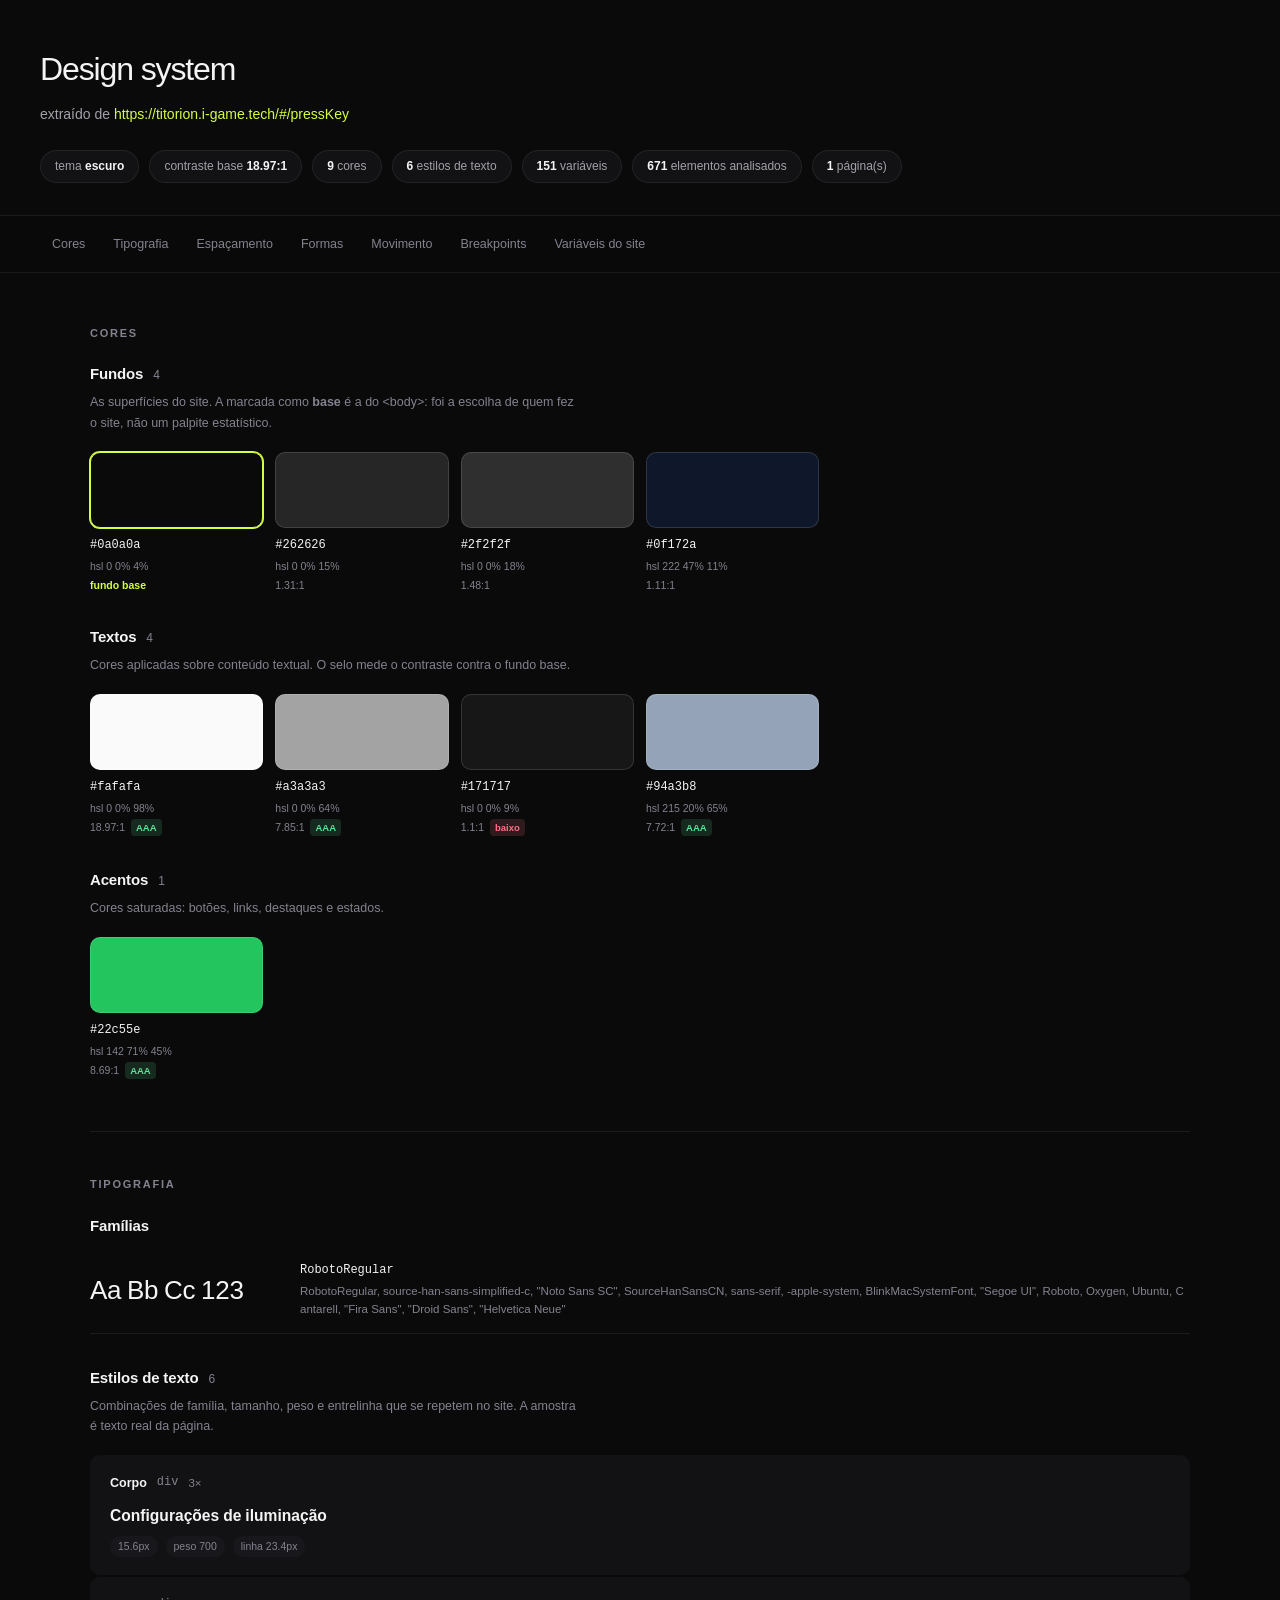
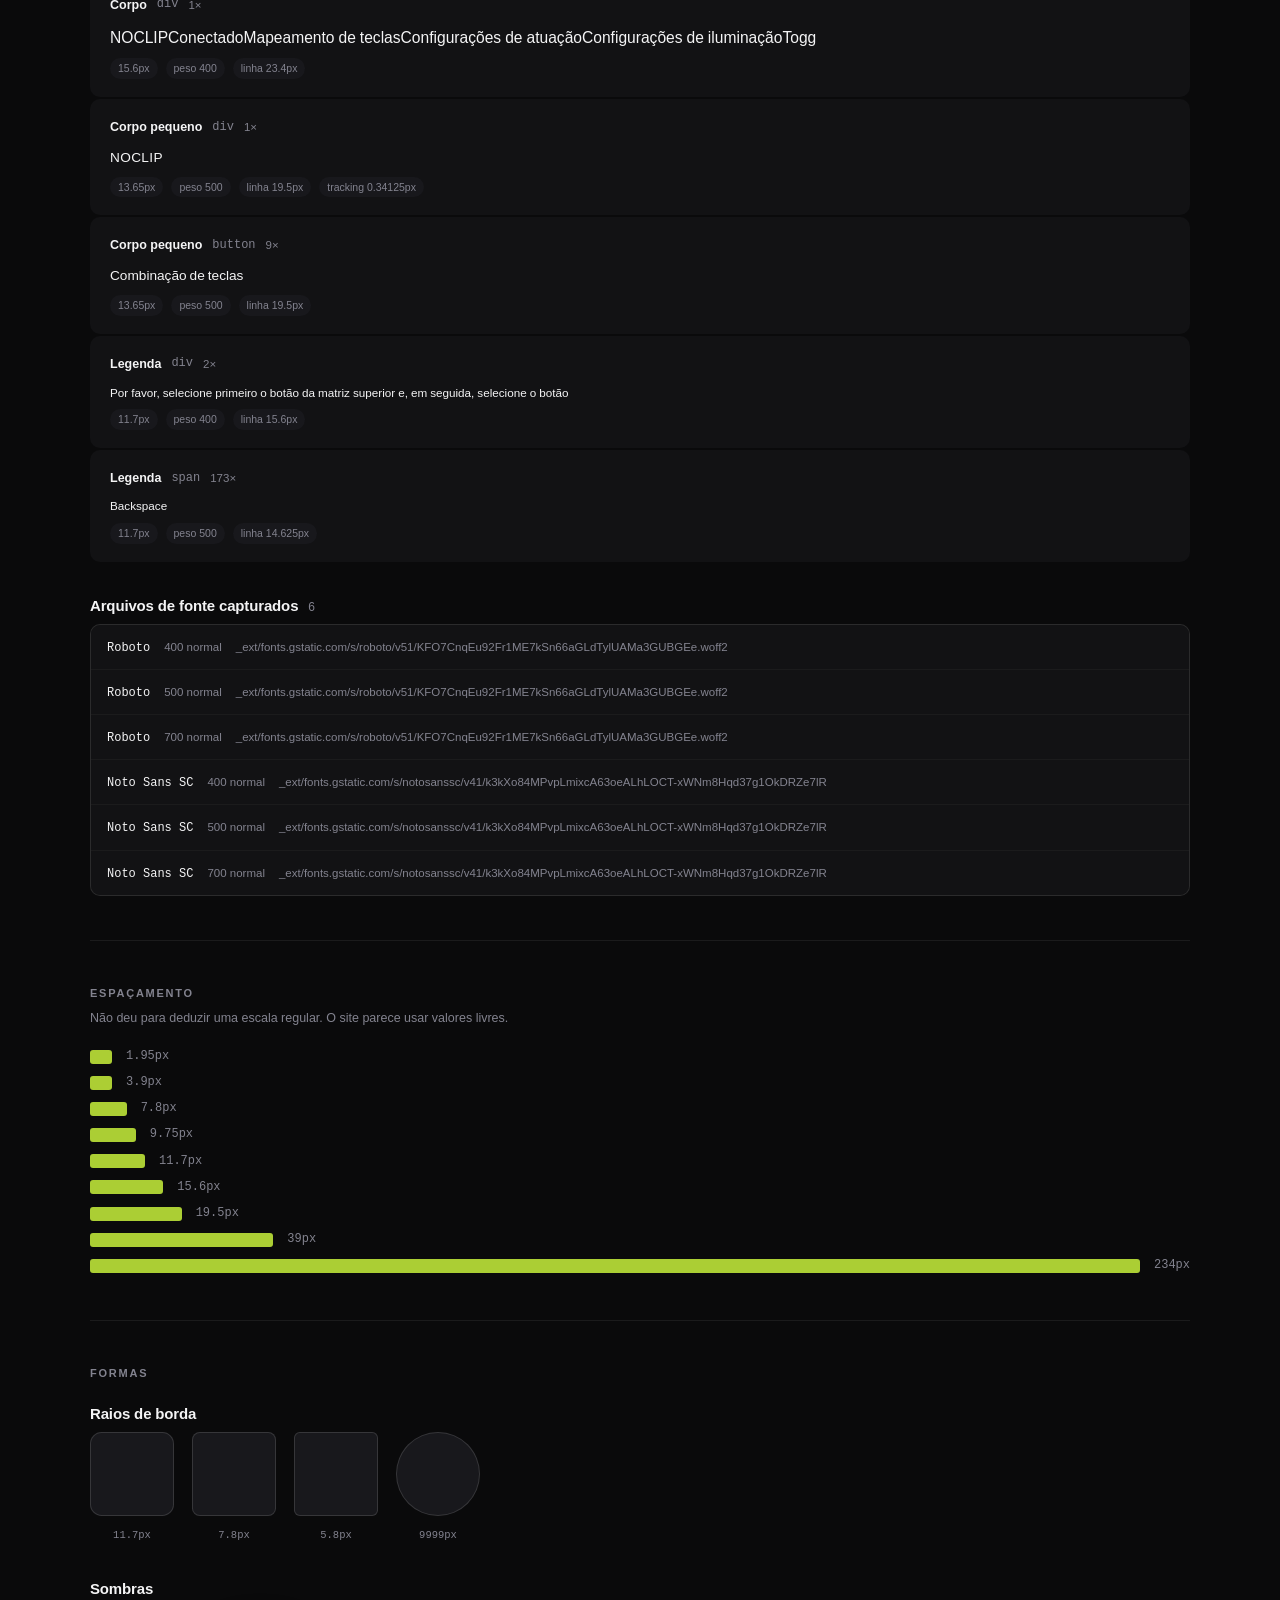
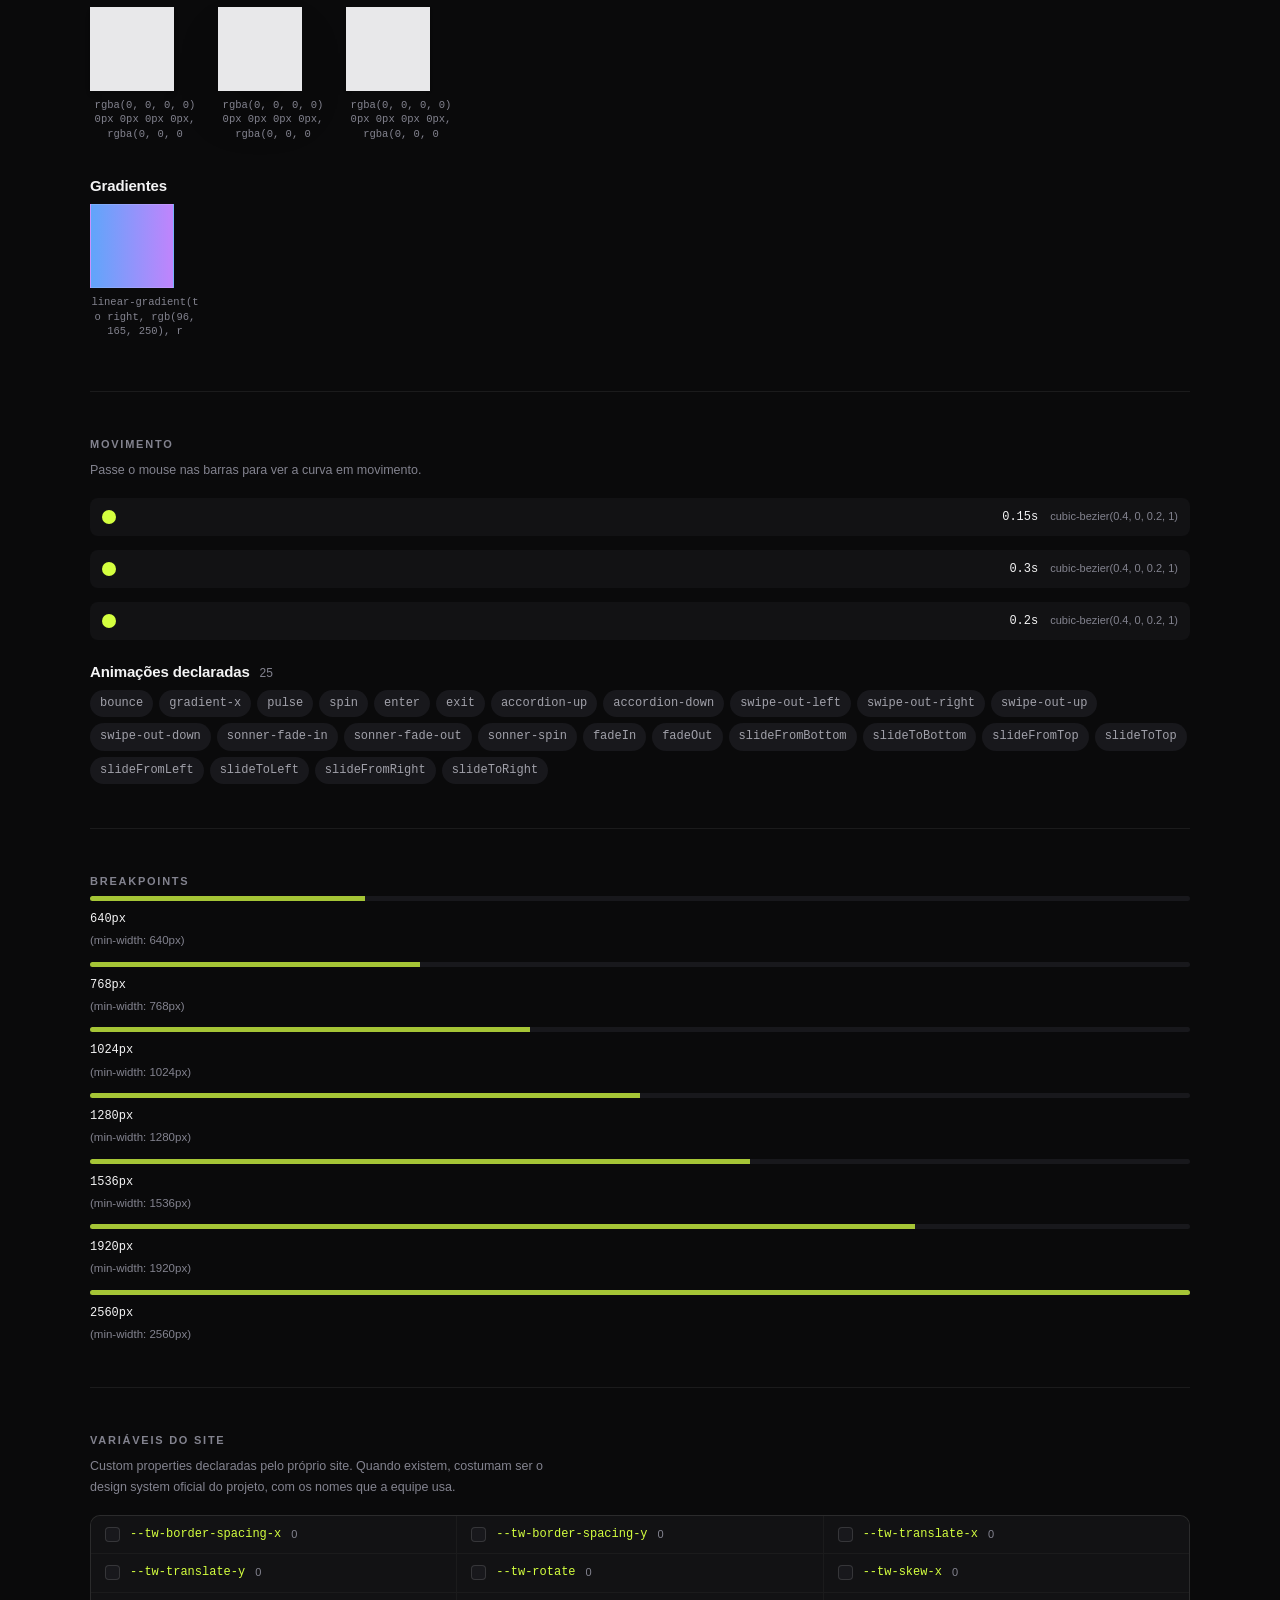
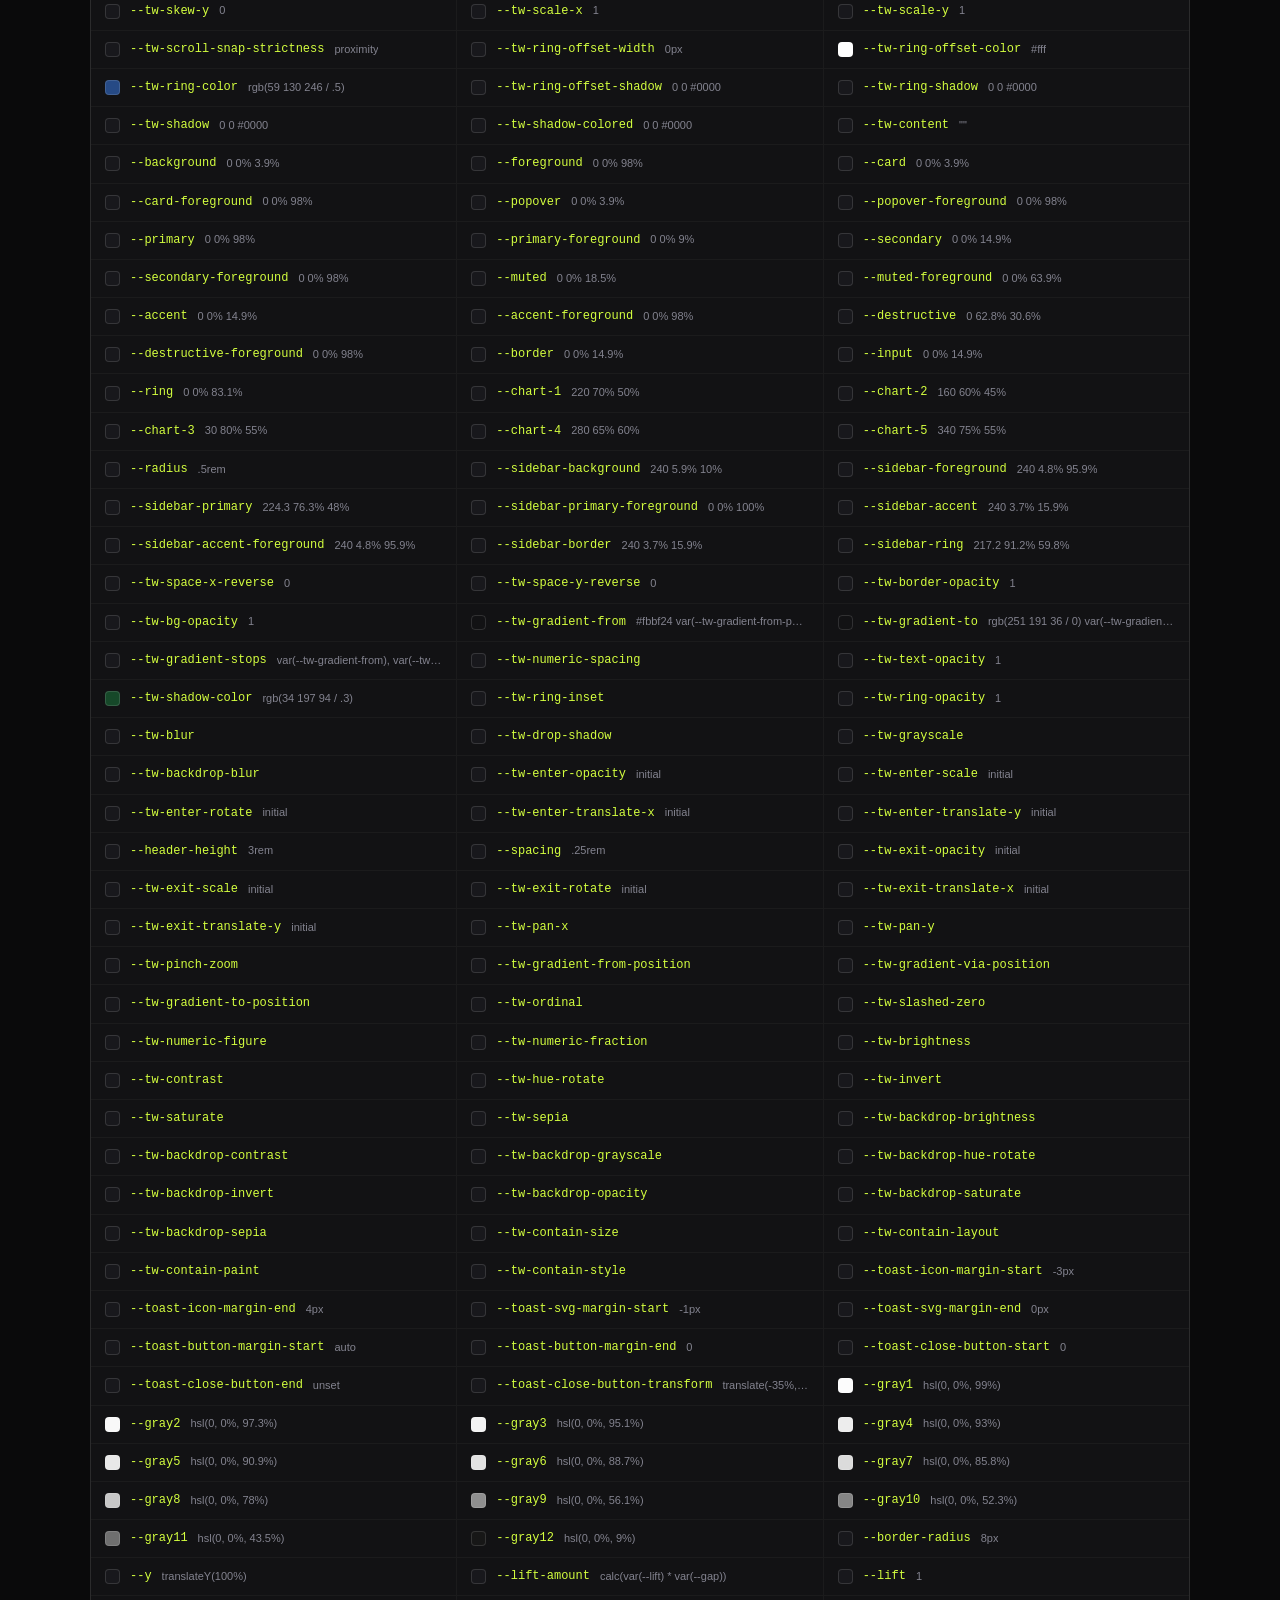
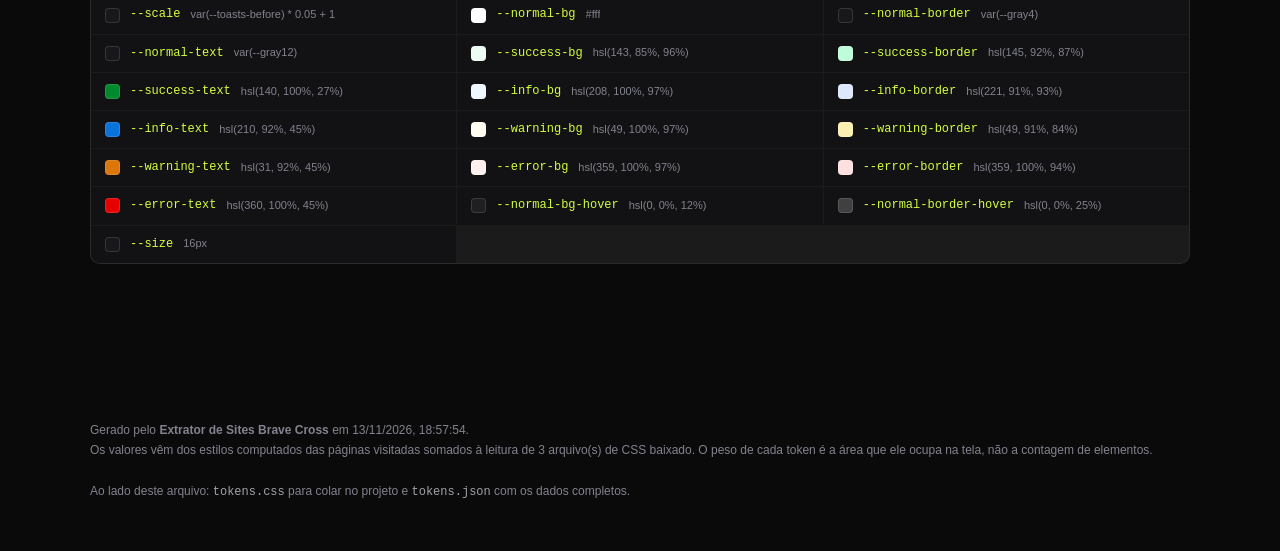
<file: design-system/index.html>
<!DOCTYPE html>
<html lang="pt-BR">
<head>
<meta charset="utf-8">
<meta name="viewport" content="width=device-width, initial-scale=1">
<title>Design system de https://titorion.i-game.tech/#/pressKey</title>
<style>
@font-face{font-family:"Roboto";src:url("../_ext/fonts.gstatic.com/s/roboto/v51/KFO7CnqEu92Fr1ME7kSn66aGLdTylUAMa3GUBGEe.woff2") format("woff2");font-weight:400;font-style:normal;font-display:swap;}
@font-face{font-family:"Roboto";src:url("../_ext/fonts.gstatic.com/s/roboto/v51/KFO7CnqEu92Fr1ME7kSn66aGLdTylUAMa3GUBGEe.woff2") format("woff2");font-weight:500;font-style:normal;font-display:swap;}
@font-face{font-family:"Roboto";src:url("../_ext/fonts.gstatic.com/s/roboto/v51/KFO7CnqEu92Fr1ME7kSn66aGLdTylUAMa3GUBGEe.woff2") format("woff2");font-weight:700;font-style:normal;font-display:swap;}
@font-face{font-family:"Noto Sans SC";src:url("../_ext/fonts.gstatic.com/s/notosanssc/v41/k3kXo84MPvpLmixcA63oeALhLOCT-xWNm8Hqd37g1OkDRZe7lR4sg1IzSy-MNbE9VH8V.4.woff2") format("woff2");font-weight:400;font-style:normal;font-display:swap;}
@font-face{font-family:"Noto Sans SC";src:url("../_ext/fonts.gstatic.com/s/notosanssc/v41/k3kXo84MPvpLmixcA63oeALhLOCT-xWNm8Hqd37g1OkDRZe7lR4sg1IzSy-MNbE9VH8V.4.woff2") format("woff2");font-weight:500;font-style:normal;font-display:swap;}
@font-face{font-family:"Noto Sans SC";src:url("../_ext/fonts.gstatic.com/s/notosanssc/v41/k3kXo84MPvpLmixcA63oeALhLOCT-xWNm8Hqd37g1OkDRZe7lR4sg1IzSy-MNbE9VH8V.4.woff2") format("woff2");font-weight:700;font-style:normal;font-display:swap;}

:root{
  color-scheme:dark;
  --bg:#0a0a0b; --sup:#121214; --sup2:#18181c;
  --linha:rgba(255,255,255,.07); --linha2:rgba(255,255,255,.13);
  --fg:#f4f4f5; --dim:#a1a1aa; --mute:#83838f;
  --ac:#d4ff3f; --ok:#5ee39b; --warn:#fbbf24; --err:#fb7185;
}
*{box-sizing:border-box}
body{margin:0;background:var(--bg);color:var(--fg);
  font:400 13.5px/1.6 ui-sans-serif,-apple-system,BlinkMacSystemFont,"Segoe UI",Inter,sans-serif;
  -webkit-font-smoothing:antialiased}
code{font-family:ui-monospace,SFMono-Regular,Menlo,monospace;font-size:12px}

header{padding:44px 40px 32px;border-bottom:1px solid var(--linha)}
h1{margin:0 0 8px;font-size:32px;font-weight:500;letter-spacing:-.035em}
.origem{color:var(--dim);font-size:14px;margin:0 0 24px}
.origem a{color:var(--ac);text-decoration:none}
.resumo{display:flex;flex-wrap:wrap;gap:10px}
.chip{background:var(--sup);border:1px solid var(--linha);border-radius:99px;
  padding:6px 14px;font-size:12px;color:var(--dim)}
.chip b{color:var(--fg);font-weight:550}

nav{position:sticky;top:0;z-index:10;display:flex;gap:4px;flex-wrap:wrap;
  padding:12px 40px;background:rgba(10,10,11,.92);backdrop-filter:blur(12px);
  border-bottom:1px solid var(--linha)}
nav a{color:var(--mute);text-decoration:none;font-size:12.5px;padding:6px 12px;border-radius:99px}
nav a:hover{color:var(--fg);background:var(--sup2)}

main{max-width:1180px;margin:0 auto;padding:8px 40px 80px}
section{padding:44px 0;border-bottom:1px solid var(--linha)}
section:last-child{border-bottom:0}
h2{margin:0 0 6px;font-size:11px;font-weight:600;letter-spacing:.16em;
  text-transform:uppercase;color:var(--mute)}
h3{margin:32px 0 6px;font-size:15px;font-weight:550;letter-spacing:-.01em}
h3:first-of-type{margin-top:20px}
h3 em{font-style:normal;color:var(--mute);font-weight:400;font-size:12px;margin-left:6px}
.ajuda{margin:0 0 18px;color:var(--mute);font-size:12.5px;max-width:70ch;line-height:1.65}

.grade-cores{display:grid;grid-template-columns:repeat(auto-fill,minmax(148px,1fr));gap:12px;margin-bottom:8px}
.cor .amostra{height:76px;border-radius:10px;border:1px solid var(--linha2);margin-bottom:8px}
.cor code{display:block;margin-bottom:3px}
.cor .meta{display:flex;flex-direction:column;gap:2px;font-size:10.5px;color:var(--mute)}
.cor.destacada .amostra{border-color:var(--ac);box-shadow:0 0 0 1px var(--ac)}
.base{color:var(--ac);font-weight:600}
.selo{display:inline-block;padding:1px 5px;border-radius:4px;font-size:9.5px;font-weight:600;margin-left:3px}
.selo.bom{background:rgba(94,227,155,.15);color:var(--ok)}
.selo.ok{background:rgba(212,255,63,.15);color:var(--ac)}
.selo.fraco{background:rgba(251,191,36,.15);color:var(--warn)}
.selo.ruim{background:rgba(251,113,133,.15);color:var(--err)}

.lista .linha{display:flex;align-items:center;gap:20px;padding:14px 0;border-bottom:1px solid var(--linha)}
.amostra-fonte{font-size:26px;min-width:190px;letter-spacing:-.01em}
.sub{display:block;color:var(--mute);font-size:11.5px;margin-top:2px;word-break:break-all}

.estilos{display:grid;gap:2px}
.estilo{padding:18px 20px;background:var(--sup);border-radius:10px}
.rotulo{display:flex;align-items:center;gap:10px;margin-bottom:10px;font-size:11.5px;color:var(--mute)}
.rotulo b{color:var(--fg);font-size:12.5px}
.demo{margin-bottom:10px;color:var(--fg);overflow-wrap:anywhere}
.specs{display:flex;flex-wrap:wrap;gap:8px}
.specs span{font-size:10.5px;color:var(--mute);background:var(--sup2);padding:2px 8px;border-radius:99px}

.tabela{display:grid;gap:1px;background:var(--linha);border:1px solid var(--linha);border-radius:10px;overflow:hidden}
.tabela>div{background:var(--sup);padding:11px 16px;display:flex;gap:14px;align-items:baseline;flex-wrap:wrap}
.tabela span{font-size:11.5px;color:var(--mute)}

.escala{display:grid;gap:7px}
.passo{display:flex;align-items:center;gap:14px}
.passo .barra{height:14px;background:var(--ac);border-radius:3px;min-width:3px;opacity:.8}
.passo code{color:var(--mute);white-space:nowrap}

.formas{display:flex;flex-wrap:wrap;gap:18px;margin-bottom:8px}
.forma{text-align:center}
.forma .quad{width:84px;height:84px;background:var(--sup2);border:1px solid var(--linha2);margin-bottom:7px}
.forma .quad.clara{background:#e8e8ea;border:0}
.forma code{color:var(--mute);font-size:10.5px}
.quebra{display:block;max-width:110px;word-break:break-all;line-height:1.4}

.mov{display:grid;gap:14px;margin-bottom:8px}
.trilho{position:relative;height:38px;background:var(--sup);border-radius:8px;padding:0 12px;
  display:flex;align-items:center;cursor:pointer}
.bolinha{width:14px;height:14px;border-radius:50%;background:var(--ac);
  transition:transform var(--d) var(--c)}
.trilho:hover .bolinha{transform:translateX(calc(100% + 34vw))}
.rot{margin-left:auto;display:flex;gap:12px;align-items:baseline}
.rot span{font-size:11px;color:var(--mute)}

.pastilhas{display:flex;flex-wrap:wrap;gap:6px}
.pastilhas code{background:var(--sup2);padding:4px 10px;border-radius:99px;color:var(--dim)}

.bps{display:grid;gap:12px}
.bp .regua{height:5px;background:var(--sup2);border-radius:99px;margin-bottom:6px;overflow:hidden}
.bp .regua span{display:block;height:100%;background:var(--ac);opacity:.75}
.bp code{margin-right:10px}

.vars{display:grid;grid-template-columns:repeat(auto-fill,minmax(300px,1fr));gap:1px;
  background:var(--linha);border:1px solid var(--linha);border-radius:10px;overflow:hidden}
.var{background:var(--sup);padding:9px 14px;display:flex;align-items:center;gap:10px}
.var i{width:15px;height:15px;border-radius:4px;border:1px solid var(--linha2);flex:none}
.var i.vazio{background:var(--sup2)}
.var code{color:var(--ac);white-space:nowrap}
.var span{color:var(--mute);font-size:11px;overflow:hidden;text-overflow:ellipsis;white-space:nowrap}

footer{padding:32px 40px 60px;color:var(--mute);font-size:12px;max-width:1180px;margin:0 auto;line-height:1.7}
footer code{color:var(--dim)}
@media (max-width:700px){header,nav,main,footer{padding-left:20px;padding-right:20px}}
@media (prefers-reduced-motion:reduce){*{transition-duration:.01ms!important}}
</style>
</head>
<body>

<header>
  <h1>Design system</h1>
  <p class="origem">extraído de <a href="https://titorion.i-game.tech/#/pressKey">https://titorion.i-game.tech/#/pressKey</a></p>
  <div class="resumo">
    <span class="chip">tema <b>escuro</b></span>
    <span class="chip">contraste base <b>18.97:1</b></span>
    <span class="chip"><b>9</b> cores</span>
    <span class="chip"><b>6</b> estilos de texto</span>
    <span class="chip"><b>151</b> variáveis</span>
    <span class="chip"><b>671</b> elementos analisados</span>
    <span class="chip"><b>1</b> página(s)</span>
  </div>
</header>

<nav><a href="#cores">Cores</a><a href="#tipografia">Tipografia</a><a href="#espacamento">Espaçamento</a><a href="#formas">Formas</a><a href="#movimento">Movimento</a><a href="#breakpoints">Breakpoints</a><a href="#variaveis">Variáveis do site</a></nav>

<main>
  <section id="cores"><h2>Cores</h2><h3>Fundos <em>4</em></h3><p class="ajuda">As superfícies do site. A marcada como <b>base</b> é a do &lt;body&gt;: foi a escolha de quem fez o site, não um palpite estatístico.</p><div class="grade-cores">
        <div class="cor destacada">
          <div class="amostra" style="background:#0a0a0a"></div>
          <code>#0a0a0a</code>
          <div class="meta">
            <span>hsl 0 0% 4%</span>
            <span class="base">fundo base</span>
          </div>
        </div>
        <div class="cor">
          <div class="amostra" style="background:#262626"></div>
          <code>#262626</code>
          <div class="meta">
            <span>hsl 0 0% 15%</span>
            <span title="contraste contra o fundo base">1.31:1</span>
          </div>
        </div>
        <div class="cor">
          <div class="amostra" style="background:#2f2f2f"></div>
          <code>#2f2f2f</code>
          <div class="meta">
            <span>hsl 0 0% 18%</span>
            <span title="contraste contra o fundo base">1.48:1</span>
          </div>
        </div>
        <div class="cor">
          <div class="amostra" style="background:#0f172a"></div>
          <code>#0f172a</code>
          <div class="meta">
            <span>hsl 222 47% 11%</span>
            <span title="contraste contra o fundo base">1.11:1</span>
          </div>
        </div></div><h3>Textos <em>4</em></h3><p class="ajuda">Cores aplicadas sobre conteúdo textual. O selo mede o contraste contra o fundo base.</p><div class="grade-cores">
        <div class="cor">
          <div class="amostra" style="background:#fafafa"></div>
          <code>#fafafa</code>
          <div class="meta">
            <span>hsl 0 0% 98%</span>
            <span title="contraste contra o fundo base">18.97:1 <span class="selo bom">AAA</span></span>
          </div>
        </div>
        <div class="cor">
          <div class="amostra" style="background:#a3a3a3"></div>
          <code>#a3a3a3</code>
          <div class="meta">
            <span>hsl 0 0% 64%</span>
            <span title="contraste contra o fundo base">7.85:1 <span class="selo bom">AAA</span></span>
          </div>
        </div>
        <div class="cor">
          <div class="amostra" style="background:#171717"></div>
          <code>#171717</code>
          <div class="meta">
            <span>hsl 0 0% 9%</span>
            <span title="contraste contra o fundo base">1.1:1 <span class="selo ruim">baixo</span></span>
          </div>
        </div>
        <div class="cor">
          <div class="amostra" style="background:#94a3b8"></div>
          <code>#94a3b8</code>
          <div class="meta">
            <span>hsl 215 20% 65%</span>
            <span title="contraste contra o fundo base">7.72:1 <span class="selo bom">AAA</span></span>
          </div>
        </div></div><h3>Acentos <em>1</em></h3><p class="ajuda">Cores saturadas: botões, links, destaques e estados.</p><div class="grade-cores">
        <div class="cor">
          <div class="amostra" style="background:#22c55e"></div>
          <code>#22c55e</code>
          <div class="meta">
            <span>hsl 142 71% 45%</span>
            <span title="contraste contra o fundo base">8.69:1 <span class="selo bom">AAA</span></span>
          </div>
        </div></div></section>
  <section id="tipografia"><h2>Tipografia</h2><h3>Famílias</h3><div class="lista"><div class="linha">
        <div class="amostra-fonte" style="font-family:RobotoRegular, source-han-sans-simplified-c, &quot;Noto Sans SC&quot;, SourceHanSansCN, sans-serif, -apple-system, BlinkMacSystemFont, &quot;Segoe UI&quot;, Roboto, Oxygen, Ubuntu, Cantarell, &quot;Fira Sans&quot;, &quot;Droid Sans&quot;, &quot;Helvetica Neue&quot;">Aa Bb Cc 123</div>
        <div><code>RobotoRegular</code><span class="sub">RobotoRegular, source-han-sans-simplified-c, &quot;Noto Sans SC&quot;, SourceHanSansCN, sans-serif, -apple-system, BlinkMacSystemFont, &quot;Segoe UI&quot;, Roboto, Oxygen, Ubuntu, Cantarell, &quot;Fira Sans&quot;, &quot;Droid Sans&quot;, &quot;Helvetica Neue&quot;</span></div>
      </div></div><h3>Estilos de texto <em>6</em></h3><p class="ajuda">Combinações de família, tamanho, peso e entrelinha que se repetem no site. A amostra é texto real da página.</p><div class="estilos"><div class="estilo">
        <div class="rotulo"><b>Corpo</b><code>div</code><span>3×</span></div>
        <div class="demo" style="font-family:RobotoRegular, source-han-sans-simplified-c, &quot;Noto Sans SC&quot;, SourceHanSansCN, sans-serif, -apple-system, BlinkMacSystemFont, &quot;Segoe UI&quot;, Roboto, Oxygen, Ubuntu, Cantarell, &quot;Fira Sans&quot;, &quot;Droid Sans&quot;, &quot;Helvetica Neue&quot;;font-size:15.6px;font-weight:700;line-height:23.4px;letter-spacing:normal;text-transform:none">Configurações de iluminação</div>
        <div class="specs">
          <span>15.6px</span><span>peso 700</span>
          <span>linha 23.4px</span>
        </div>
      </div><div class="estilo">
        <div class="rotulo"><b>Corpo</b><code>div</code><span>1×</span></div>
        <div class="demo" style="font-family:RobotoRegular, source-han-sans-simplified-c, &quot;Noto Sans SC&quot;, SourceHanSansCN, sans-serif, -apple-system, BlinkMacSystemFont, &quot;Segoe UI&quot;, Roboto, Oxygen, Ubuntu, Cantarell, &quot;Fira Sans&quot;, &quot;Droid Sans&quot;, &quot;Helvetica Neue&quot;;font-size:15.6px;font-weight:400;line-height:23.4px;letter-spacing:normal;text-transform:none">NOCLIPConectadoMapeamento de teclasConfigurações de atuaçãoConfigurações de iluminaçãoTogg</div>
        <div class="specs">
          <span>15.6px</span><span>peso 400</span>
          <span>linha 23.4px</span>
        </div>
      </div><div class="estilo">
        <div class="rotulo"><b>Corpo pequeno</b><code>div</code><span>1×</span></div>
        <div class="demo" style="font-family:RobotoRegular, source-han-sans-simplified-c, &quot;Noto Sans SC&quot;, SourceHanSansCN, sans-serif, -apple-system, BlinkMacSystemFont, &quot;Segoe UI&quot;, Roboto, Oxygen, Ubuntu, Cantarell, &quot;Fira Sans&quot;, &quot;Droid Sans&quot;, &quot;Helvetica Neue&quot;;font-size:13.65px;font-weight:500;line-height:19.5px;letter-spacing:0.34125px;text-transform:none">NOCLIP</div>
        <div class="specs">
          <span>13.65px</span><span>peso 500</span>
          <span>linha 19.5px</span><span>tracking 0.34125px</span>
        </div>
      </div><div class="estilo">
        <div class="rotulo"><b>Corpo pequeno</b><code>button</code><span>9×</span></div>
        <div class="demo" style="font-family:RobotoRegular, source-han-sans-simplified-c, &quot;Noto Sans SC&quot;, SourceHanSansCN, sans-serif, -apple-system, BlinkMacSystemFont, &quot;Segoe UI&quot;, Roboto, Oxygen, Ubuntu, Cantarell, &quot;Fira Sans&quot;, &quot;Droid Sans&quot;, &quot;Helvetica Neue&quot;;font-size:13.65px;font-weight:500;line-height:19.5px;letter-spacing:normal;text-transform:none">Combinação de teclas</div>
        <div class="specs">
          <span>13.65px</span><span>peso 500</span>
          <span>linha 19.5px</span>
        </div>
      </div><div class="estilo">
        <div class="rotulo"><b>Legenda</b><code>div</code><span>2×</span></div>
        <div class="demo" style="font-family:RobotoRegular, source-han-sans-simplified-c, &quot;Noto Sans SC&quot;, SourceHanSansCN, sans-serif, -apple-system, BlinkMacSystemFont, &quot;Segoe UI&quot;, Roboto, Oxygen, Ubuntu, Cantarell, &quot;Fira Sans&quot;, &quot;Droid Sans&quot;, &quot;Helvetica Neue&quot;;font-size:11.7px;font-weight:400;line-height:15.6px;letter-spacing:normal;text-transform:none">Por favor, selecione primeiro o botão da matriz superior e, em seguida, selecione o botão </div>
        <div class="specs">
          <span>11.7px</span><span>peso 400</span>
          <span>linha 15.6px</span>
        </div>
      </div><div class="estilo">
        <div class="rotulo"><b>Legenda</b><code>span</code><span>173×</span></div>
        <div class="demo" style="font-family:RobotoRegular, source-han-sans-simplified-c, &quot;Noto Sans SC&quot;, SourceHanSansCN, sans-serif, -apple-system, BlinkMacSystemFont, &quot;Segoe UI&quot;, Roboto, Oxygen, Ubuntu, Cantarell, &quot;Fira Sans&quot;, &quot;Droid Sans&quot;, &quot;Helvetica Neue&quot;;font-size:11.7px;font-weight:500;line-height:14.625px;letter-spacing:normal;text-transform:none">Backspace</div>
        <div class="specs">
          <span>11.7px</span><span>peso 500</span>
          <span>linha 14.625px</span>
        </div>
      </div></div><h3>Arquivos de fonte capturados <em>6</em></h3><div class="tabela"><div><code>Roboto</code><span>400 normal</span>
        <span class="sub">_ext/fonts.gstatic.com/s/roboto/v51/KFO7CnqEu92Fr1ME7kSn66aGLdTylUAMa3GUBGEe.woff2</span></div><div><code>Roboto</code><span>500 normal</span>
        <span class="sub">_ext/fonts.gstatic.com/s/roboto/v51/KFO7CnqEu92Fr1ME7kSn66aGLdTylUAMa3GUBGEe.woff2</span></div><div><code>Roboto</code><span>700 normal</span>
        <span class="sub">_ext/fonts.gstatic.com/s/roboto/v51/KFO7CnqEu92Fr1ME7kSn66aGLdTylUAMa3GUBGEe.woff2</span></div><div><code>Noto Sans SC</code><span>400 normal</span>
        <span class="sub">_ext/fonts.gstatic.com/s/notosanssc/v41/k3kXo84MPvpLmixcA63oeALhLOCT-xWNm8Hqd37g1OkDRZe7lR</span></div><div><code>Noto Sans SC</code><span>500 normal</span>
        <span class="sub">_ext/fonts.gstatic.com/s/notosanssc/v41/k3kXo84MPvpLmixcA63oeALhLOCT-xWNm8Hqd37g1OkDRZe7lR</span></div><div><code>Noto Sans SC</code><span>700 normal</span>
        <span class="sub">_ext/fonts.gstatic.com/s/notosanssc/v41/k3kXo84MPvpLmixcA63oeALhLOCT-xWNm8Hqd37g1OkDRZe7lR</span></div></div></section>
  <section id="espacamento"><h2>Espaçamento</h2>
    <p class="ajuda">Não deu para deduzir uma escala regular. O site parece usar valores livres.</p>
    <div class="escala">
      
        <div class="passo">
          <div class="barra" style="width:2%"></div>
          <code>1.95px</code>
        </div>
        <div class="passo">
          <div class="barra" style="width:2%"></div>
          <code>3.9px</code>
        </div>
        <div class="passo">
          <div class="barra" style="width:3.3333333333333335%"></div>
          <code>7.8px</code>
        </div>
        <div class="passo">
          <div class="barra" style="width:4.166666666666666%"></div>
          <code>9.75px</code>
        </div>
        <div class="passo">
          <div class="barra" style="width:5%"></div>
          <code>11.7px</code>
        </div>
        <div class="passo">
          <div class="barra" style="width:6.666666666666667%"></div>
          <code>15.6px</code>
        </div>
        <div class="passo">
          <div class="barra" style="width:8.333333333333332%"></div>
          <code>19.5px</code>
        </div>
        <div class="passo">
          <div class="barra" style="width:16.666666666666664%"></div>
          <code>39px</code>
        </div>
        <div class="passo">
          <div class="barra" style="width:100%"></div>
          <code>234px</code>
        </div>
    </div></section>
  <section id="formas"><h2>Formas</h2><h3>Raios de borda</h3><div class="formas"><div class="forma"><div class="quad" style="border-radius:11.7px"></div><code>11.7px</code></div><div class="forma"><div class="quad" style="border-radius:7.8px"></div><code>7.8px</code></div><div class="forma"><div class="quad" style="border-radius:5.8px"></div><code>5.8px</code></div><div class="forma"><div class="quad" style="border-radius:9999px"></div><code>9999px</code></div></div><h3>Sombras</h3><div class="formas"><div class="forma"><div class="quad clara" style="box-shadow:rgba(0, 0, 0, 0) 0px 0px 0px 0px, rgba(0, 0, 0, 0) 0px 0px 0px 0px, rgba(0, 0, 0, 0.1) 0px 4px 6px -1px, rgba(0, 0, 0, 0.1) 0px 2px 4px -2px"></div><code class="quebra">rgba(0, 0, 0, 0) 0px 0px 0px 0px, rgba(0, 0, 0</code></div><div class="forma"><div class="quad clara" style="box-shadow:rgba(0, 0, 0, 0) 0px 0px 0px 0px, rgba(0, 0, 0, 0) 0px 0px 0px 0px, rgba(0, 0, 0, 0.25) 0px 25px 50px -12px"></div><code class="quebra">rgba(0, 0, 0, 0) 0px 0px 0px 0px, rgba(0, 0, 0</code></div><div class="forma"><div class="quad clara" style="box-shadow:rgba(0, 0, 0, 0) 0px 0px 0px 0px, rgba(0, 0, 0, 0) 0px 0px 0px 0px, rgba(0, 0, 0, 0.1) 0px 1px 3px 0px, rgba(0, 0, 0, 0.1) 0px 1px 2px -1px"></div><code class="quebra">rgba(0, 0, 0, 0) 0px 0px 0px 0px, rgba(0, 0, 0</code></div></div><h3>Gradientes</h3><div class="formas"><div class="forma"><div class="quad" style="background:linear-gradient(to right, rgb(96, 165, 250), rgb(192, 132, 252))"></div><code class="quebra">linear-gradient(to right, rgb(96, 165, 250), r</code></div></div></section>
  <section id="movimento"><h2>Movimento</h2><p class="ajuda">Passe o mouse nas barras para ver a curva em movimento.</p><div class="mov"><div class="trilho" style="--d:0.15s;--c:cubic-bezier(0.4, 0, 0.2, 1)">
        <div class="bolinha"></div>
        <div class="rot"><code>0.15s</code><span>cubic-bezier(0.4, 0, 0.2, 1)</span></div>
      </div><div class="trilho" style="--d:0.3s;--c:cubic-bezier(0.4, 0, 0.2, 1)">
        <div class="bolinha"></div>
        <div class="rot"><code>0.3s</code><span>cubic-bezier(0.4, 0, 0.2, 1)</span></div>
      </div><div class="trilho" style="--d:0.2s;--c:cubic-bezier(0.4, 0, 0.2, 1)">
        <div class="bolinha"></div>
        <div class="rot"><code>0.2s</code><span>cubic-bezier(0.4, 0, 0.2, 1)</span></div>
      </div></div><h3>Animações declaradas <em>25</em></h3><div class="pastilhas"><code>bounce</code><code>gradient-x</code><code>pulse</code><code>spin</code><code>enter</code><code>exit</code><code>accordion-up</code><code>accordion-down</code><code>swipe-out-left</code><code>swipe-out-right</code><code>swipe-out-up</code><code>swipe-out-down</code><code>sonner-fade-in</code><code>sonner-fade-out</code><code>sonner-spin</code><code>fadeIn</code><code>fadeOut</code><code>slideFromBottom</code><code>slideToBottom</code><code>slideFromTop</code><code>slideToTop</code><code>slideFromLeft</code><code>slideToLeft</code><code>slideFromRight</code><code>slideToRight</code></div></section>
  <section id="breakpoints"><h2>Breakpoints</h2><div class="bps">
    <div class="bp">
      <div class="regua"><span style="width:25%"></span></div>
      <code>640px</code><span class="sub">(min-width: 640px)</span>
    </div>
    <div class="bp">
      <div class="regua"><span style="width:30%"></span></div>
      <code>768px</code><span class="sub">(min-width: 768px)</span>
    </div>
    <div class="bp">
      <div class="regua"><span style="width:40%"></span></div>
      <code>1024px</code><span class="sub">(min-width: 1024px)</span>
    </div>
    <div class="bp">
      <div class="regua"><span style="width:50%"></span></div>
      <code>1280px</code><span class="sub">(min-width: 1280px)</span>
    </div>
    <div class="bp">
      <div class="regua"><span style="width:60%"></span></div>
      <code>1536px</code><span class="sub">(min-width: 1536px)</span>
    </div>
    <div class="bp">
      <div class="regua"><span style="width:75%"></span></div>
      <code>1920px</code><span class="sub">(min-width: 1920px)</span>
    </div>
    <div class="bp">
      <div class="regua"><span style="width:100%"></span></div>
      <code>2560px</code><span class="sub">(min-width: 2560px)</span>
    </div></div></section>
  <section id="variaveis"><h2>Variáveis do site</h2>
    <p class="ajuda">Custom properties declaradas pelo próprio site. Quando existem, costumam ser o design system oficial do projeto, com os nomes que a equipe usa.</p>
    <div class="vars">
      <div class="var">
        <i class="vazio"></i>
        <code>--tw-border-spacing-x</code><span>0</span>
      </div>
      <div class="var">
        <i class="vazio"></i>
        <code>--tw-border-spacing-y</code><span>0</span>
      </div>
      <div class="var">
        <i class="vazio"></i>
        <code>--tw-translate-x</code><span>0</span>
      </div>
      <div class="var">
        <i class="vazio"></i>
        <code>--tw-translate-y</code><span>0</span>
      </div>
      <div class="var">
        <i class="vazio"></i>
        <code>--tw-rotate</code><span>0</span>
      </div>
      <div class="var">
        <i class="vazio"></i>
        <code>--tw-skew-x</code><span>0</span>
      </div>
      <div class="var">
        <i class="vazio"></i>
        <code>--tw-skew-y</code><span>0</span>
      </div>
      <div class="var">
        <i class="vazio"></i>
        <code>--tw-scale-x</code><span>1</span>
      </div>
      <div class="var">
        <i class="vazio"></i>
        <code>--tw-scale-y</code><span>1</span>
      </div>
      <div class="var">
        <i class="vazio"></i>
        <code>--tw-scroll-snap-strictness</code><span>proximity</span>
      </div>
      <div class="var">
        <i class="vazio"></i>
        <code>--tw-ring-offset-width</code><span>0px</span>
      </div>
      <div class="var">
        <i style="background:#fff"></i>
        <code>--tw-ring-offset-color</code><span>#fff</span>
      </div>
      <div class="var">
        <i style="background:rgb(59 130 246 / .5)"></i>
        <code>--tw-ring-color</code><span>rgb(59 130 246 / .5)</span>
      </div>
      <div class="var">
        <i class="vazio"></i>
        <code>--tw-ring-offset-shadow</code><span>0 0 #0000</span>
      </div>
      <div class="var">
        <i class="vazio"></i>
        <code>--tw-ring-shadow</code><span>0 0 #0000</span>
      </div>
      <div class="var">
        <i class="vazio"></i>
        <code>--tw-shadow</code><span>0 0 #0000</span>
      </div>
      <div class="var">
        <i class="vazio"></i>
        <code>--tw-shadow-colored</code><span>0 0 #0000</span>
      </div>
      <div class="var">
        <i class="vazio"></i>
        <code>--tw-content</code><span>&quot;&quot;</span>
      </div>
      <div class="var">
        <i class="vazio"></i>
        <code>--background</code><span>0 0% 3.9%</span>
      </div>
      <div class="var">
        <i class="vazio"></i>
        <code>--foreground</code><span>0 0% 98%</span>
      </div>
      <div class="var">
        <i class="vazio"></i>
        <code>--card</code><span>0 0% 3.9%</span>
      </div>
      <div class="var">
        <i class="vazio"></i>
        <code>--card-foreground</code><span>0 0% 98%</span>
      </div>
      <div class="var">
        <i class="vazio"></i>
        <code>--popover</code><span>0 0% 3.9%</span>
      </div>
      <div class="var">
        <i class="vazio"></i>
        <code>--popover-foreground</code><span>0 0% 98%</span>
      </div>
      <div class="var">
        <i class="vazio"></i>
        <code>--primary</code><span>0 0% 98%</span>
      </div>
      <div class="var">
        <i class="vazio"></i>
        <code>--primary-foreground</code><span>0 0% 9%</span>
      </div>
      <div class="var">
        <i class="vazio"></i>
        <code>--secondary</code><span>0 0% 14.9%</span>
      </div>
      <div class="var">
        <i class="vazio"></i>
        <code>--secondary-foreground</code><span>0 0% 98%</span>
      </div>
      <div class="var">
        <i class="vazio"></i>
        <code>--muted</code><span>0 0% 18.5%</span>
      </div>
      <div class="var">
        <i class="vazio"></i>
        <code>--muted-foreground</code><span>0 0% 63.9%</span>
      </div>
      <div class="var">
        <i class="vazio"></i>
        <code>--accent</code><span>0 0% 14.9%</span>
      </div>
      <div class="var">
        <i class="vazio"></i>
        <code>--accent-foreground</code><span>0 0% 98%</span>
      </div>
      <div class="var">
        <i class="vazio"></i>
        <code>--destructive</code><span>0 62.8% 30.6%</span>
      </div>
      <div class="var">
        <i class="vazio"></i>
        <code>--destructive-foreground</code><span>0 0% 98%</span>
      </div>
      <div class="var">
        <i class="vazio"></i>
        <code>--border</code><span>0 0% 14.9%</span>
      </div>
      <div class="var">
        <i class="vazio"></i>
        <code>--input</code><span>0 0% 14.9%</span>
      </div>
      <div class="var">
        <i class="vazio"></i>
        <code>--ring</code><span>0 0% 83.1%</span>
      </div>
      <div class="var">
        <i class="vazio"></i>
        <code>--chart-1</code><span>220 70% 50%</span>
      </div>
      <div class="var">
        <i class="vazio"></i>
        <code>--chart-2</code><span>160 60% 45%</span>
      </div>
      <div class="var">
        <i class="vazio"></i>
        <code>--chart-3</code><span>30 80% 55%</span>
      </div>
      <div class="var">
        <i class="vazio"></i>
        <code>--chart-4</code><span>280 65% 60%</span>
      </div>
      <div class="var">
        <i class="vazio"></i>
        <code>--chart-5</code><span>340 75% 55%</span>
      </div>
      <div class="var">
        <i class="vazio"></i>
        <code>--radius</code><span>.5rem</span>
      </div>
      <div class="var">
        <i class="vazio"></i>
        <code>--sidebar-background</code><span>240 5.9% 10%</span>
      </div>
      <div class="var">
        <i class="vazio"></i>
        <code>--sidebar-foreground</code><span>240 4.8% 95.9%</span>
      </div>
      <div class="var">
        <i class="vazio"></i>
        <code>--sidebar-primary</code><span>224.3 76.3% 48%</span>
      </div>
      <div class="var">
        <i class="vazio"></i>
        <code>--sidebar-primary-foreground</code><span>0 0% 100%</span>
      </div>
      <div class="var">
        <i class="vazio"></i>
        <code>--sidebar-accent</code><span>240 3.7% 15.9%</span>
      </div>
      <div class="var">
        <i class="vazio"></i>
        <code>--sidebar-accent-foreground</code><span>240 4.8% 95.9%</span>
      </div>
      <div class="var">
        <i class="vazio"></i>
        <code>--sidebar-border</code><span>240 3.7% 15.9%</span>
      </div>
      <div class="var">
        <i class="vazio"></i>
        <code>--sidebar-ring</code><span>217.2 91.2% 59.8%</span>
      </div>
      <div class="var">
        <i class="vazio"></i>
        <code>--tw-space-x-reverse</code><span>0</span>
      </div>
      <div class="var">
        <i class="vazio"></i>
        <code>--tw-space-y-reverse</code><span>0</span>
      </div>
      <div class="var">
        <i class="vazio"></i>
        <code>--tw-border-opacity</code><span>1</span>
      </div>
      <div class="var">
        <i class="vazio"></i>
        <code>--tw-bg-opacity</code><span>1</span>
      </div>
      <div class="var">
        <i style="background:#fbbf24 var(--tw-gradient-from-position)"></i>
        <code>--tw-gradient-from</code><span>#fbbf24 var(--tw-gradient-from-position)</span>
      </div>
      <div class="var">
        <i style="background:rgb(251 191 36 / 0) var(--tw-gradient-to-position)"></i>
        <code>--tw-gradient-to</code><span>rgb(251 191 36 / 0) var(--tw-gradient-to-position)</span>
      </div>
      <div class="var">
        <i class="vazio"></i>
        <code>--tw-gradient-stops</code><span>var(--tw-gradient-from), var(--tw-gradient-to)</span>
      </div>
      <div class="var">
        <i class="vazio"></i>
        <code>--tw-numeric-spacing</code><span></span>
      </div>
      <div class="var">
        <i class="vazio"></i>
        <code>--tw-text-opacity</code><span>1</span>
      </div>
      <div class="var">
        <i style="background:rgb(34 197 94 / .3)"></i>
        <code>--tw-shadow-color</code><span>rgb(34 197 94 / .3)</span>
      </div>
      <div class="var">
        <i class="vazio"></i>
        <code>--tw-ring-inset</code><span></span>
      </div>
      <div class="var">
        <i class="vazio"></i>
        <code>--tw-ring-opacity</code><span>1</span>
      </div>
      <div class="var">
        <i class="vazio"></i>
        <code>--tw-blur</code><span></span>
      </div>
      <div class="var">
        <i class="vazio"></i>
        <code>--tw-drop-shadow</code><span></span>
      </div>
      <div class="var">
        <i class="vazio"></i>
        <code>--tw-grayscale</code><span></span>
      </div>
      <div class="var">
        <i class="vazio"></i>
        <code>--tw-backdrop-blur</code><span></span>
      </div>
      <div class="var">
        <i class="vazio"></i>
        <code>--tw-enter-opacity</code><span>initial</span>
      </div>
      <div class="var">
        <i class="vazio"></i>
        <code>--tw-enter-scale</code><span>initial</span>
      </div>
      <div class="var">
        <i class="vazio"></i>
        <code>--tw-enter-rotate</code><span>initial</span>
      </div>
      <div class="var">
        <i class="vazio"></i>
        <code>--tw-enter-translate-x</code><span>initial</span>
      </div>
      <div class="var">
        <i class="vazio"></i>
        <code>--tw-enter-translate-y</code><span>initial</span>
      </div>
      <div class="var">
        <i class="vazio"></i>
        <code>--header-height</code><span>3rem</span>
      </div>
      <div class="var">
        <i class="vazio"></i>
        <code>--spacing</code><span>.25rem</span>
      </div>
      <div class="var">
        <i class="vazio"></i>
        <code>--tw-exit-opacity</code><span>initial</span>
      </div>
      <div class="var">
        <i class="vazio"></i>
        <code>--tw-exit-scale</code><span>initial</span>
      </div>
      <div class="var">
        <i class="vazio"></i>
        <code>--tw-exit-rotate</code><span>initial</span>
      </div>
      <div class="var">
        <i class="vazio"></i>
        <code>--tw-exit-translate-x</code><span>initial</span>
      </div>
      <div class="var">
        <i class="vazio"></i>
        <code>--tw-exit-translate-y</code><span>initial</span>
      </div>
      <div class="var">
        <i class="vazio"></i>
        <code>--tw-pan-x</code><span></span>
      </div>
      <div class="var">
        <i class="vazio"></i>
        <code>--tw-pan-y</code><span></span>
      </div>
      <div class="var">
        <i class="vazio"></i>
        <code>--tw-pinch-zoom</code><span></span>
      </div>
      <div class="var">
        <i class="vazio"></i>
        <code>--tw-gradient-from-position</code><span></span>
      </div>
      <div class="var">
        <i class="vazio"></i>
        <code>--tw-gradient-via-position</code><span></span>
      </div>
      <div class="var">
        <i class="vazio"></i>
        <code>--tw-gradient-to-position</code><span></span>
      </div>
      <div class="var">
        <i class="vazio"></i>
        <code>--tw-ordinal</code><span></span>
      </div>
      <div class="var">
        <i class="vazio"></i>
        <code>--tw-slashed-zero</code><span></span>
      </div>
      <div class="var">
        <i class="vazio"></i>
        <code>--tw-numeric-figure</code><span></span>
      </div>
      <div class="var">
        <i class="vazio"></i>
        <code>--tw-numeric-fraction</code><span></span>
      </div>
      <div class="var">
        <i class="vazio"></i>
        <code>--tw-brightness</code><span></span>
      </div>
      <div class="var">
        <i class="vazio"></i>
        <code>--tw-contrast</code><span></span>
      </div>
      <div class="var">
        <i class="vazio"></i>
        <code>--tw-hue-rotate</code><span></span>
      </div>
      <div class="var">
        <i class="vazio"></i>
        <code>--tw-invert</code><span></span>
      </div>
      <div class="var">
        <i class="vazio"></i>
        <code>--tw-saturate</code><span></span>
      </div>
      <div class="var">
        <i class="vazio"></i>
        <code>--tw-sepia</code><span></span>
      </div>
      <div class="var">
        <i class="vazio"></i>
        <code>--tw-backdrop-brightness</code><span></span>
      </div>
      <div class="var">
        <i class="vazio"></i>
        <code>--tw-backdrop-contrast</code><span></span>
      </div>
      <div class="var">
        <i class="vazio"></i>
        <code>--tw-backdrop-grayscale</code><span></span>
      </div>
      <div class="var">
        <i class="vazio"></i>
        <code>--tw-backdrop-hue-rotate</code><span></span>
      </div>
      <div class="var">
        <i class="vazio"></i>
        <code>--tw-backdrop-invert</code><span></span>
      </div>
      <div class="var">
        <i class="vazio"></i>
        <code>--tw-backdrop-opacity</code><span></span>
      </div>
      <div class="var">
        <i class="vazio"></i>
        <code>--tw-backdrop-saturate</code><span></span>
      </div>
      <div class="var">
        <i class="vazio"></i>
        <code>--tw-backdrop-sepia</code><span></span>
      </div>
      <div class="var">
        <i class="vazio"></i>
        <code>--tw-contain-size</code><span></span>
      </div>
      <div class="var">
        <i class="vazio"></i>
        <code>--tw-contain-layout</code><span></span>
      </div>
      <div class="var">
        <i class="vazio"></i>
        <code>--tw-contain-paint</code><span></span>
      </div>
      <div class="var">
        <i class="vazio"></i>
        <code>--tw-contain-style</code><span></span>
      </div>
      <div class="var">
        <i class="vazio"></i>
        <code>--toast-icon-margin-start</code><span>-3px</span>
      </div>
      <div class="var">
        <i class="vazio"></i>
        <code>--toast-icon-margin-end</code><span>4px</span>
      </div>
      <div class="var">
        <i class="vazio"></i>
        <code>--toast-svg-margin-start</code><span>-1px</span>
      </div>
      <div class="var">
        <i class="vazio"></i>
        <code>--toast-svg-margin-end</code><span>0px</span>
      </div>
      <div class="var">
        <i class="vazio"></i>
        <code>--toast-button-margin-start</code><span>auto</span>
      </div>
      <div class="var">
        <i class="vazio"></i>
        <code>--toast-button-margin-end</code><span>0</span>
      </div>
      <div class="var">
        <i class="vazio"></i>
        <code>--toast-close-button-start</code><span>0</span>
      </div>
      <div class="var">
        <i class="vazio"></i>
        <code>--toast-close-button-end</code><span>unset</span>
      </div>
      <div class="var">
        <i class="vazio"></i>
        <code>--toast-close-button-transform</code><span>translate(-35%, -35%)</span>
      </div>
      <div class="var">
        <i style="background:hsl(0, 0%, 99%)"></i>
        <code>--gray1</code><span>hsl(0, 0%, 99%)</span>
      </div>
      <div class="var">
        <i style="background:hsl(0, 0%, 97.3%)"></i>
        <code>--gray2</code><span>hsl(0, 0%, 97.3%)</span>
      </div>
      <div class="var">
        <i style="background:hsl(0, 0%, 95.1%)"></i>
        <code>--gray3</code><span>hsl(0, 0%, 95.1%)</span>
      </div>
      <div class="var">
        <i style="background:hsl(0, 0%, 93%)"></i>
        <code>--gray4</code><span>hsl(0, 0%, 93%)</span>
      </div>
      <div class="var">
        <i style="background:hsl(0, 0%, 90.9%)"></i>
        <code>--gray5</code><span>hsl(0, 0%, 90.9%)</span>
      </div>
      <div class="var">
        <i style="background:hsl(0, 0%, 88.7%)"></i>
        <code>--gray6</code><span>hsl(0, 0%, 88.7%)</span>
      </div>
      <div class="var">
        <i style="background:hsl(0, 0%, 85.8%)"></i>
        <code>--gray7</code><span>hsl(0, 0%, 85.8%)</span>
      </div>
      <div class="var">
        <i style="background:hsl(0, 0%, 78%)"></i>
        <code>--gray8</code><span>hsl(0, 0%, 78%)</span>
      </div>
      <div class="var">
        <i style="background:hsl(0, 0%, 56.1%)"></i>
        <code>--gray9</code><span>hsl(0, 0%, 56.1%)</span>
      </div>
      <div class="var">
        <i style="background:hsl(0, 0%, 52.3%)"></i>
        <code>--gray10</code><span>hsl(0, 0%, 52.3%)</span>
      </div>
      <div class="var">
        <i style="background:hsl(0, 0%, 43.5%)"></i>
        <code>--gray11</code><span>hsl(0, 0%, 43.5%)</span>
      </div>
      <div class="var">
        <i style="background:hsl(0, 0%, 9%)"></i>
        <code>--gray12</code><span>hsl(0, 0%, 9%)</span>
      </div>
      <div class="var">
        <i class="vazio"></i>
        <code>--border-radius</code><span>8px</span>
      </div>
      <div class="var">
        <i class="vazio"></i>
        <code>--y</code><span>translateY(100%)</span>
      </div>
      <div class="var">
        <i class="vazio"></i>
        <code>--lift-amount</code><span>calc(var(--lift) * var(--gap))</span>
      </div>
      <div class="var">
        <i class="vazio"></i>
        <code>--lift</code><span>1</span>
      </div>
      <div class="var">
        <i class="vazio"></i>
        <code>--scale</code><span>var(--toasts-before) * 0.05 + 1</span>
      </div>
      <div class="var">
        <i style="background:#fff"></i>
        <code>--normal-bg</code><span>#fff</span>
      </div>
      <div class="var">
        <i class="vazio"></i>
        <code>--normal-border</code><span>var(--gray4)</span>
      </div>
      <div class="var">
        <i class="vazio"></i>
        <code>--normal-text</code><span>var(--gray12)</span>
      </div>
      <div class="var">
        <i style="background:hsl(143, 85%, 96%)"></i>
        <code>--success-bg</code><span>hsl(143, 85%, 96%)</span>
      </div>
      <div class="var">
        <i style="background:hsl(145, 92%, 87%)"></i>
        <code>--success-border</code><span>hsl(145, 92%, 87%)</span>
      </div>
      <div class="var">
        <i style="background:hsl(140, 100%, 27%)"></i>
        <code>--success-text</code><span>hsl(140, 100%, 27%)</span>
      </div>
      <div class="var">
        <i style="background:hsl(208, 100%, 97%)"></i>
        <code>--info-bg</code><span>hsl(208, 100%, 97%)</span>
      </div>
      <div class="var">
        <i style="background:hsl(221, 91%, 93%)"></i>
        <code>--info-border</code><span>hsl(221, 91%, 93%)</span>
      </div>
      <div class="var">
        <i style="background:hsl(210, 92%, 45%)"></i>
        <code>--info-text</code><span>hsl(210, 92%, 45%)</span>
      </div>
      <div class="var">
        <i style="background:hsl(49, 100%, 97%)"></i>
        <code>--warning-bg</code><span>hsl(49, 100%, 97%)</span>
      </div>
      <div class="var">
        <i style="background:hsl(49, 91%, 84%)"></i>
        <code>--warning-border</code><span>hsl(49, 91%, 84%)</span>
      </div>
      <div class="var">
        <i style="background:hsl(31, 92%, 45%)"></i>
        <code>--warning-text</code><span>hsl(31, 92%, 45%)</span>
      </div>
      <div class="var">
        <i style="background:hsl(359, 100%, 97%)"></i>
        <code>--error-bg</code><span>hsl(359, 100%, 97%)</span>
      </div>
      <div class="var">
        <i style="background:hsl(359, 100%, 94%)"></i>
        <code>--error-border</code><span>hsl(359, 100%, 94%)</span>
      </div>
      <div class="var">
        <i style="background:hsl(360, 100%, 45%)"></i>
        <code>--error-text</code><span>hsl(360, 100%, 45%)</span>
      </div>
      <div class="var">
        <i style="background:hsl(0, 0%, 12%)"></i>
        <code>--normal-bg-hover</code><span>hsl(0, 0%, 12%)</span>
      </div>
      <div class="var">
        <i style="background:hsl(0, 0%, 25%)"></i>
        <code>--normal-border-hover</code><span>hsl(0, 0%, 25%)</span>
      </div>
      <div class="var">
        <i class="vazio"></i>
        <code>--size</code><span>16px</span>
      </div></div>
    </section>
</main>

<footer>
  Gerado pelo <b>Extrator de Sites Brave Cross</b> em 13/11/2026, 18:57:54.<br>
  Os valores vêm dos estilos computados das páginas visitadas somados à leitura de
  3 arquivo(s) de CSS baixado. O peso de cada token é a área
  que ele ocupa na tela, não a contagem de elementos.<br><br>
  Ao lado deste arquivo: <code>tokens.css</code> para colar no projeto e
  <code>tokens.json</code> com os dados completos.
</footer>

</body>
</html>
</file>
